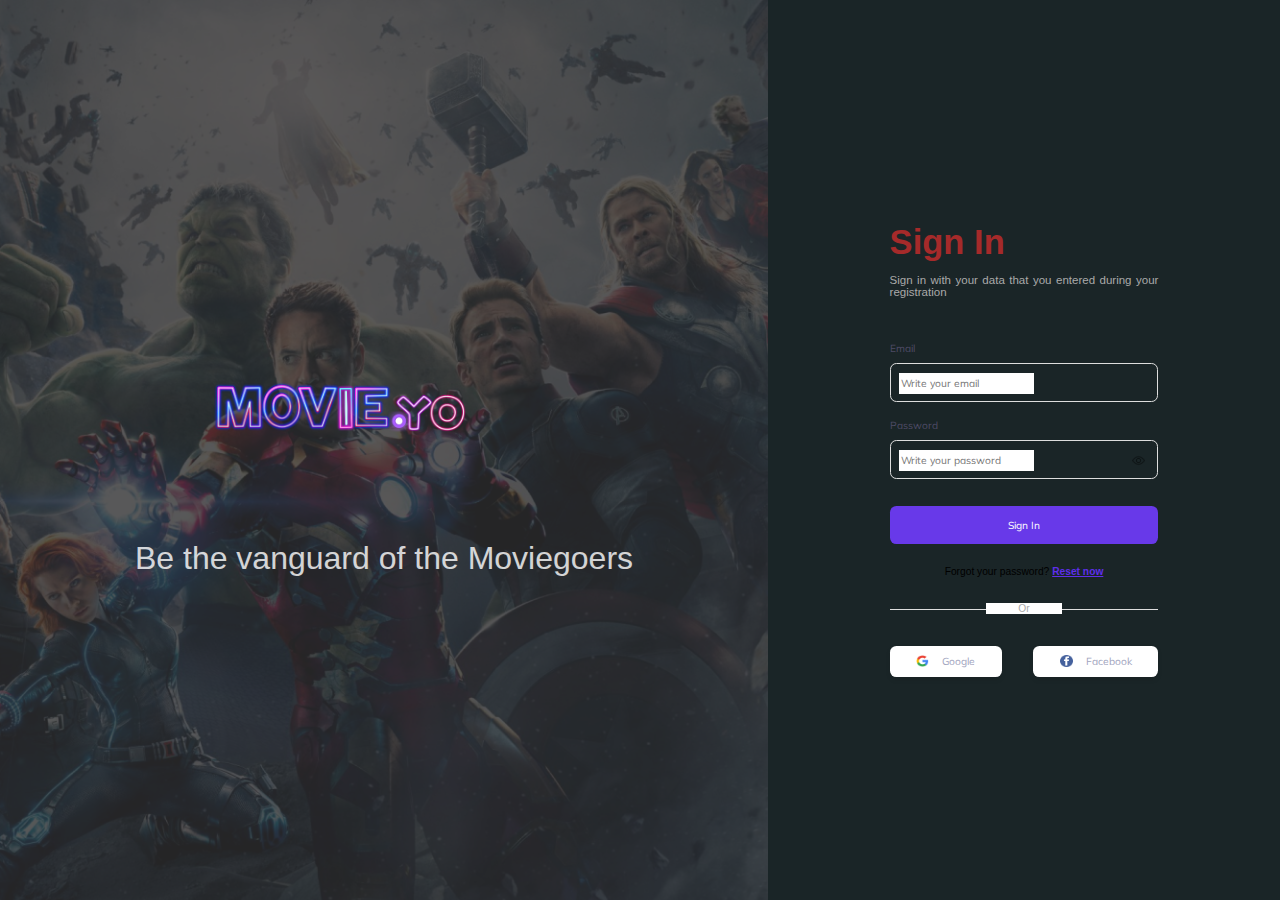
<file: sign-in/index.html>
<!DOCTYPE html>
<html lang="en">
<head>
   <meta charset="UTF-8">
   <meta http-equiv="X-UA-Compatible" content="IE=edge">
   <meta name="viewport" content="width=device-width, initial-scale=1.0">
   <link rel="stylesheet" href="sign-in.css">
   <title>MOVIE.YO Sign In</title>
   <script>
      function showPass() {
         pw = document.getElementById("password")
         if(pw.type === "password") {pw.type = "text"}
         else{pw.type = "password"}
      }
   </script>
</head>
<body>
   <!-- DESKTOP -->
   <div class="container wrapFlex" id="desktop">
      <div class="leftFlex">
         <div class="colorOpacity"></div>
         <img class="logo" src="files/logo.png">
         <p class="textBelowLogo">Be the vanguard of the Moviegoers</p>
      </div>
      <div class="rightFlex">
         <div class="insideRightFlex" style="width: 70%;">
         <div class="signInText">
            <h1 style="font-size: 2.7vw; font-weight: 600; margin: 0; padding: 0;">Sign In</h1>
            <p style="font-size: 0.9vw; color: #AAAAAA; text-align: justify;">Sign in with your data that you entered during your registration</p>
         </div>
         <form>
            <label class="labelInput" for="email">Email</label>
            <div class="borderInput" style="height: 1.5vw;">
               <input class="input" type="email" id="email" placeholder="Write your email">
            </div>
            <label class="labelInput" for="password">Password</label>
            <div class="borderInput" style="height: 1.5vw;">
               <input class="input" type="password" id="password" placeholder="Write your password">
               <img class="eyeLogo" src="files/eye.png" onclick="showPass()">
            </div>
            <input class="hoverEffect submitBtn" type="submit" value="Sign In">
         </form>
         <p class="resetPass">Forgot your password? 
            <a class="hoverEffect resetNow" href=""><u>Reset now</u></a>
         </p>
         </div>
         <p class="lineBreaks"><span>Or</span></p>
         <div style="display: flex; justify-content:space-between; margin-top: 5%; width: 21vw;">
            <a class="hoverEffect bottomBtn" href=""><img class="btnLogo" src="files/google.png">Google</a>
            <a class="hoverEffect bottomBtn" href=""><img class="btnLogo" src="files/facebook.png">Facebook</a>
         </div>
      </div>
   </div>
   <!-- MOBILE -->
   <div class="mobile" style="animation: appear 0.5s; height: auto; margin-top: 15%;" id="mobile">
      <div class="insideRightFlex" style="margin: auto; width: 80%;">
         <img src="files/purple.png" style="margin-bottom: 15%; width: 30%;">
         <div class="signInText" style="margin-bottom: 15%;">
            <h1 style="font-size: 7vw; font-weight: normal; margin: 0; padding: 0;">Sign In</h1>
         </div>
         <form>
            <label class="labelInput mobile" for="email">Email</label>
            <div class="borderInput" style="border-radius: 2vw; height: 10vw;">
               <input class="input mobile" type="email" id="email" placeholder="Write your email">
            </div>
            <label class="labelInput mobile" for="password">Password</label>
            <div class="borderInput" style="border-radius: 2vw; height: 10vw;">
               <input class="input mobile" type="password" id="password" placeholder="Write your password">
               <img class="eyeLogo" src="files/eye.png" onclick="showPass()">
            </div>
            <input class="hoverEffect submitBtn" type="submit" value="Sign In">
         </form>
         <p class="resetPass">Forgot your password? 
            <a class="hoverEffect resetNow" href=""><u>Reset now</u></a>
         </p>
         </div>
         <p class="lineBreaks"><span style="font-size: 3vw;">Or</span></p>
         <div class="mobileBottomBtn" style="display: flex; justify-content:space-between; margin-top: 5%; width: 21vw;">
            <a style="margin-left: -38%;" class="hoverEffect bottomBtn" href=""><img class="btnLogo" src="files/google.png"></a>
            <a style="margin-left: 38%;" class="hoverEffect bottomBtn" href=""><img class="btnLogo" src="files/facebook.png"></a>
         </div>
      </div>
   </div>
</body>
</file>
<file: sign-in/sign-in.css>
@import url("https://rsms.me/inter/inter.css");
@import url("https://fonts.googleapis.com/css?family=Mulish");

html, body{
   margin: 0; 
   padding: 0;
   background-color: #1a2527;}
.wrapFlex{display: flex;}
.leftFlex{
   animation: slideLeft 1s;
   position: relative;
   display: flex;
   flex-direction: column;
   justify-content: center;
   align-items: center;
   background: url("files/background.png");
   background-position: 50% 0;
   background-repeat: no-repeat;
   background-size: cover;
   height: 100vh;
   width: 60%;
}
slideLeft{from{left: -10vw; opacity: 0;} to{left: 0; opacity: 1;}}
.colorOpacity{
   position: absolute;
   height: 100%;
   width: 100%;
   background: #2e2e30;
   opacity: 0.8;
}
.logo{z-index: 1; width: 50%;}
.textBelowLogo{
   color: white;
   margin: 0;
   opacity: 0.8;
   padding: 0;
   font-family: "Inter", sans-serif;
   font-size: 2.5vw;
}
.rightFlex{
   align-items: center;
   animation: appear 2s;
   display: flex;
   flex-direction: column;
   justify-content: center;
   margin: auto;
   width: 30%;
   
}
appear{from{opacity: 0;} to{opacity: 1;}}
.signInText{font-family: "Inter", sans-serif; margin-bottom: 15%; color: rgb(165, 42, 42);}
.labelInput{color: #4E4B66; font-family: "Mulish"; font-size: 0.8vw;}
.borderInput{
   border: 0.1vw solid #DEDEDE;
   border-radius: 0.5vw;
   margin-top: 2.5%;
   margin-bottom: 5%;
   padding: 3.3%;
   width: auto;
}
.input{
   border: none;
   color: #A0A3BD;
   font-family: "Mulish";
   font-size: 0.8vw;
   height: 1.5vw;
   position: absolute;
}
.input:focus{color: black; outline: none;}
.input:invalid{box-shadow:none;}
.eyeLogo{
   display: inline;
   float: right; 
   opacity: 0.5;
   height: 1vw;
   margin: 0.3vw;
   width: 1vw; 
   transition-duration: 0.5s;
}
.eyeLogo:hover{cursor: pointer; opacity: 0.2;}
.submitBtn{
   background-color: #6839e9;
   border: none;
   border-radius: 0.5vw;
   color: white;
   font-family: "Mulish";
   font-size: 0.8vw;
   height: 3vw;
   margin-top: 5%;
   width: 100%;
}
.submitBtn:active{padding: 0;}
.resetPass{
   font-family: "Inter",sans-serif, white;
   font-size: 0.8vw;
   margin-top: 8%;
   text-align: center
}
.resetNow{color: #5F2EEA; font-weight: bold;}
.lineBreaks {
   width: 70%; 
   text-align: center; 
   border-bottom: 1px solid #DEDEDE; 
   line-height: 0.1vw;
   margin-top: 5%;
} 
.lineBreaks span { 
   background: white;
   color: #AAAAAA;
   font-family: "Inter",sans-serif;
   font-size: 0.8vw;
   padding: 0 2.5vw; 
}
.btnLogo{
   height: 1vw;
   margin-right: 1vw;
   width: 1vw;
}
.bottomBtn{
   background-color: white;
   border-radius: 0.5vw;
   box-shadow: 0px 0.2vw 0.4vw rgba(0, 0, 0, 0.08);
   color: #A0A3BD;
   display: flex;
   font-family: "Mulish";
   font-size: 0.8vw;
   padding: 0.7vw 2.1vw;
   text-align: center;
}
a:link{text-decoration: none;}
.hoverEffect{cursor: pointer; transition-duration: 0.5s;}
.hoverEffect:hover{opacity: 0.7;}

#mobile {display: none;}
@media screen and (min-width: 0px) and (max-width: 1000px){
   #mobile {display: block;}
   #desktop {display: none;}
   .mobile {font-size: 3.8vw;color: white;}
   .eyeLogo {height: 5vw; padding: 2.5vw; width: 5vw;}
   .input {height: 8vw;}
   .submitBtn {border-radius: 2vw; font-size: 5vw; height: 15vw; margin-top: 10%;}
   .resetPass {font-size: 3.3vw; margin-bottom: 15%; color: white;}
   .lineBreaks {margin: auto; width: 88%;}
   .mobileBottomBtn {margin: auto; padding: 10%;}
   .bottomBtn {border-radius: 1vw; padding: 3vw; box-shadow: 0px 1vw 2vw rgba(0, 0, 0, 0.08);}
   .btnLogo {height: 8vw; margin: none; width: 8vw;}
}
</file>
